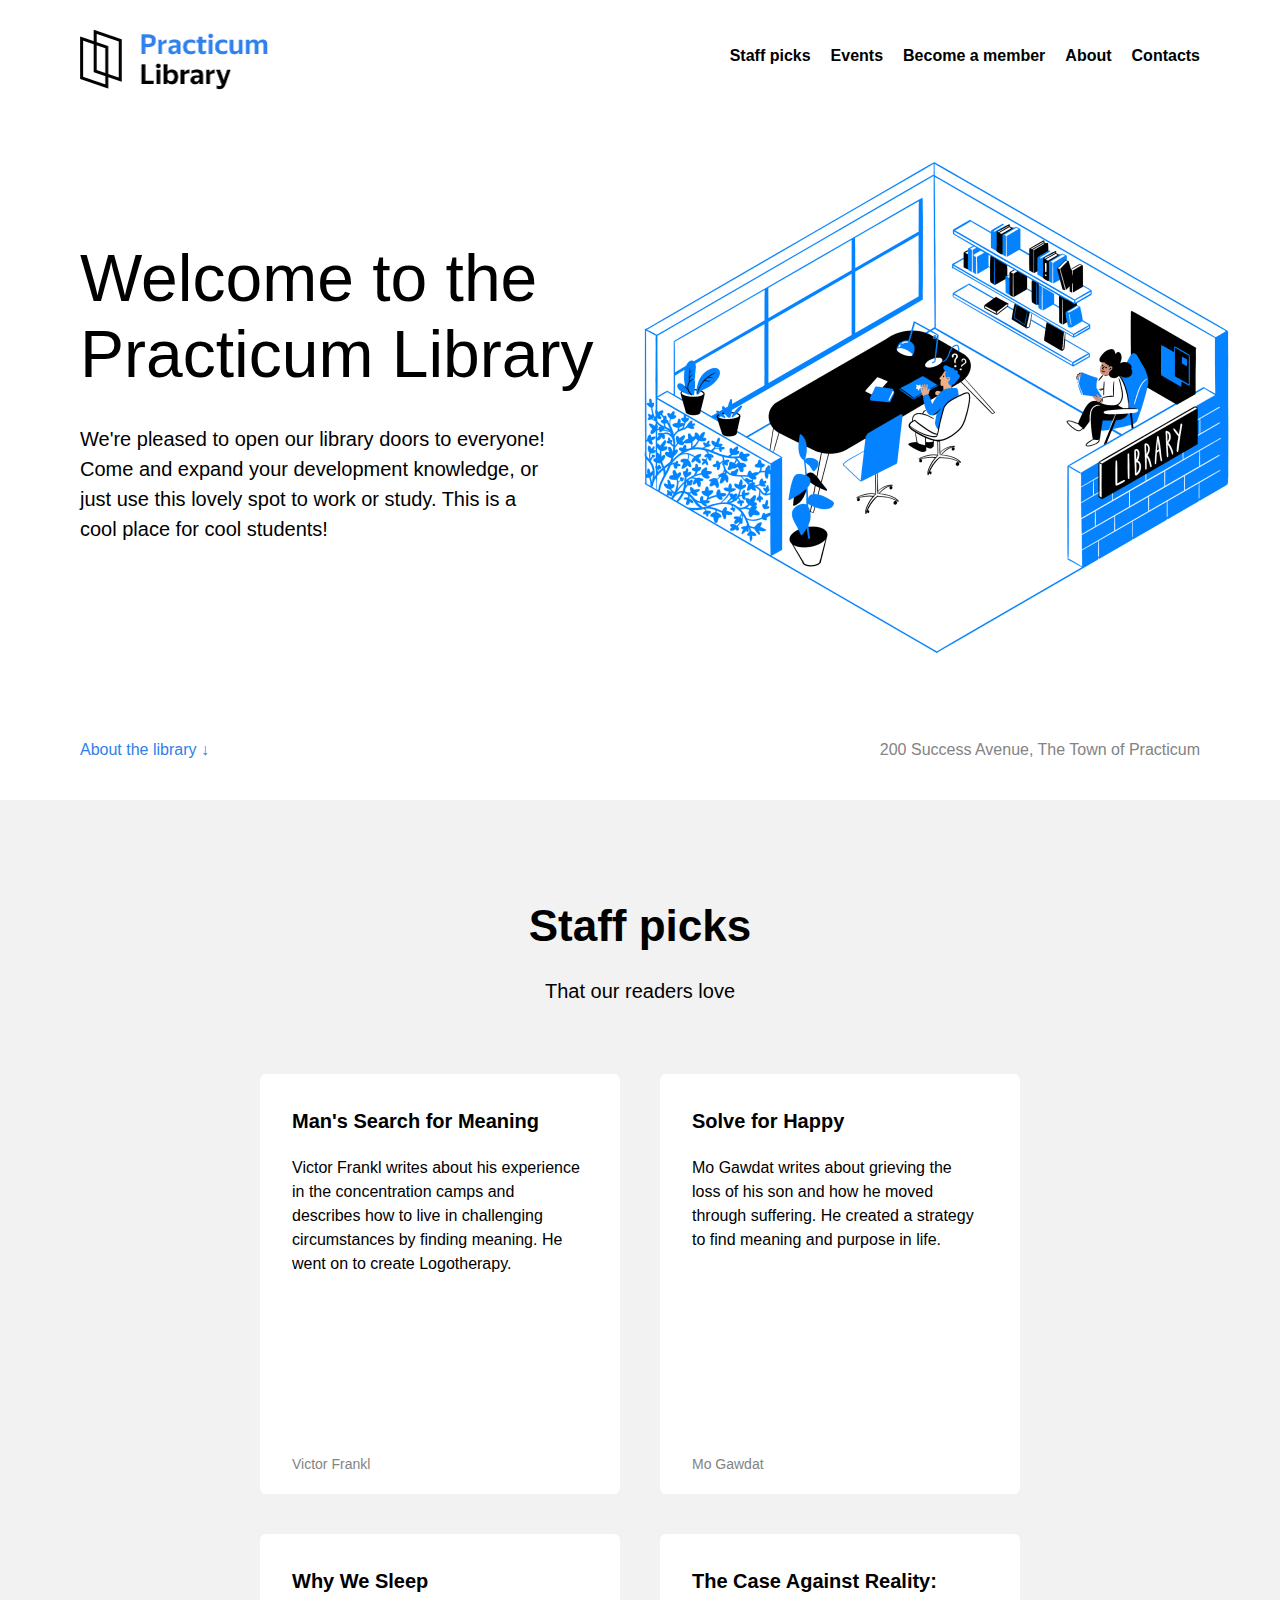
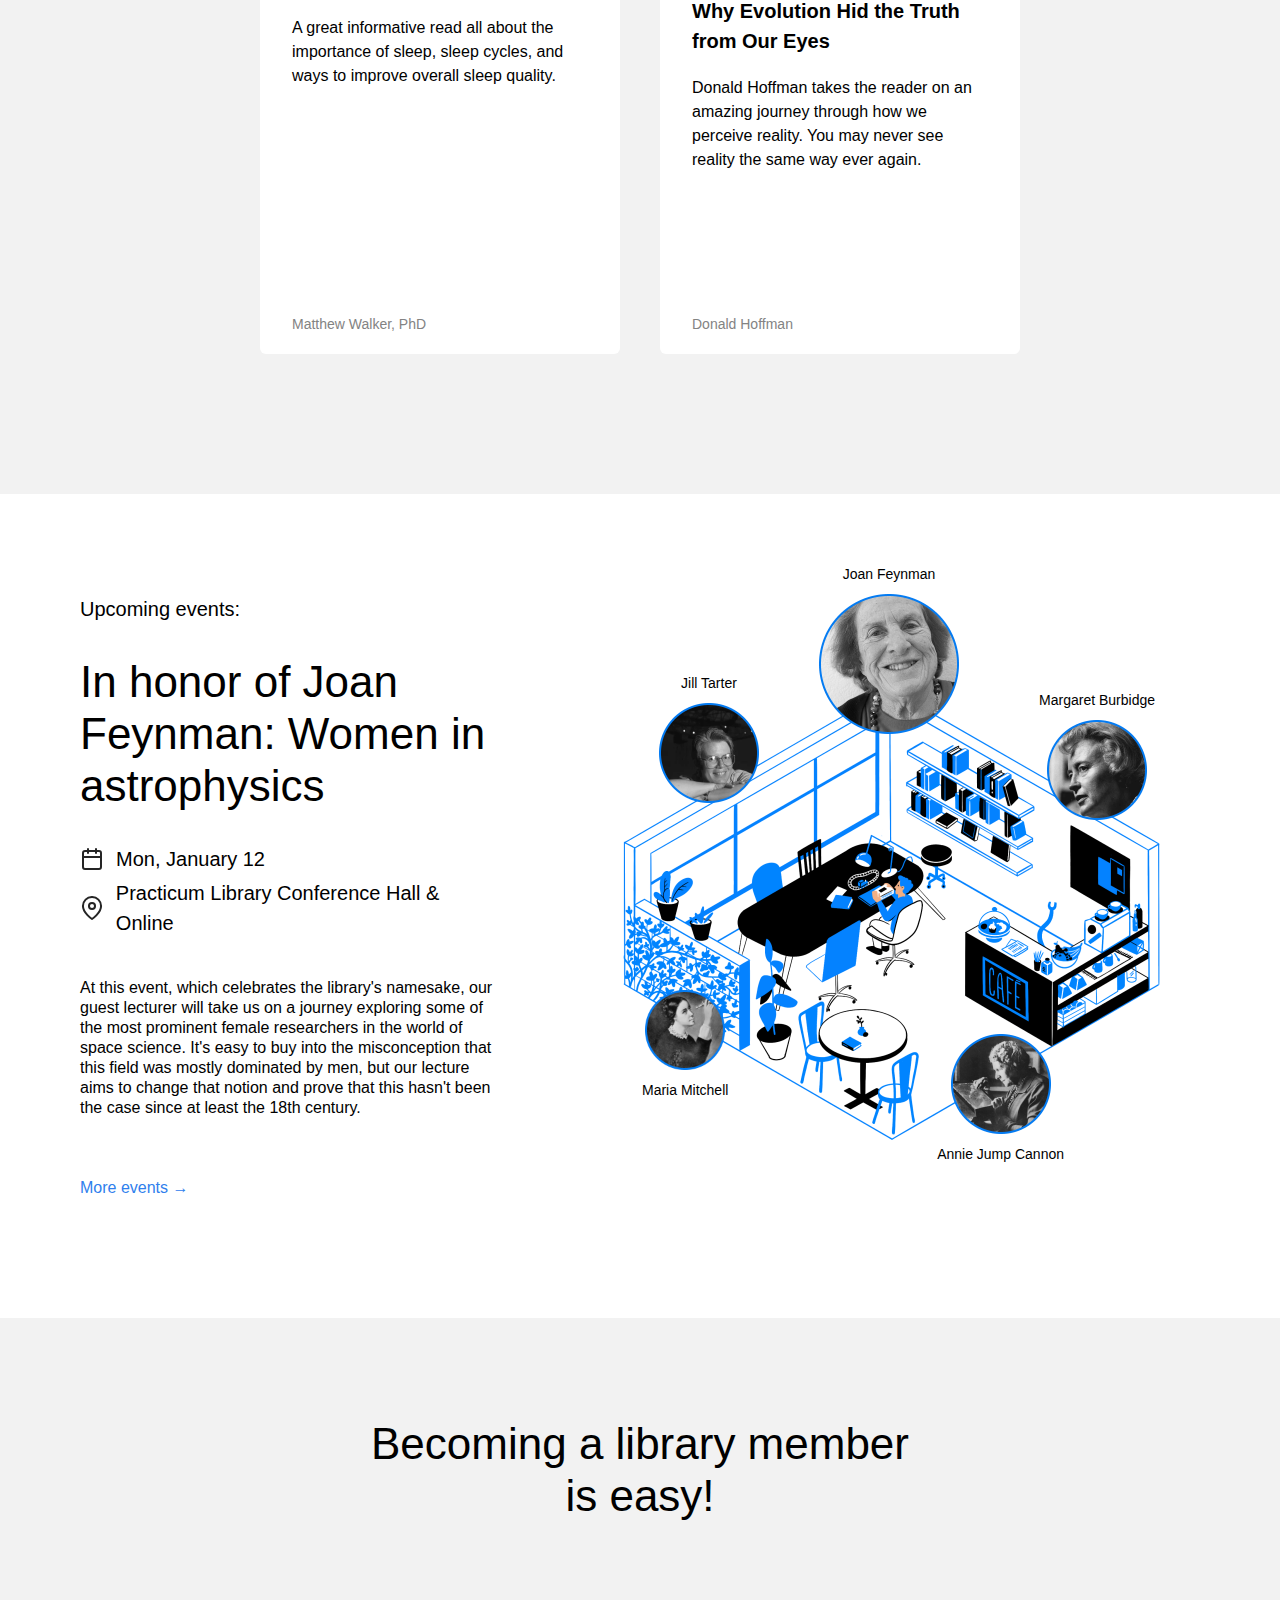
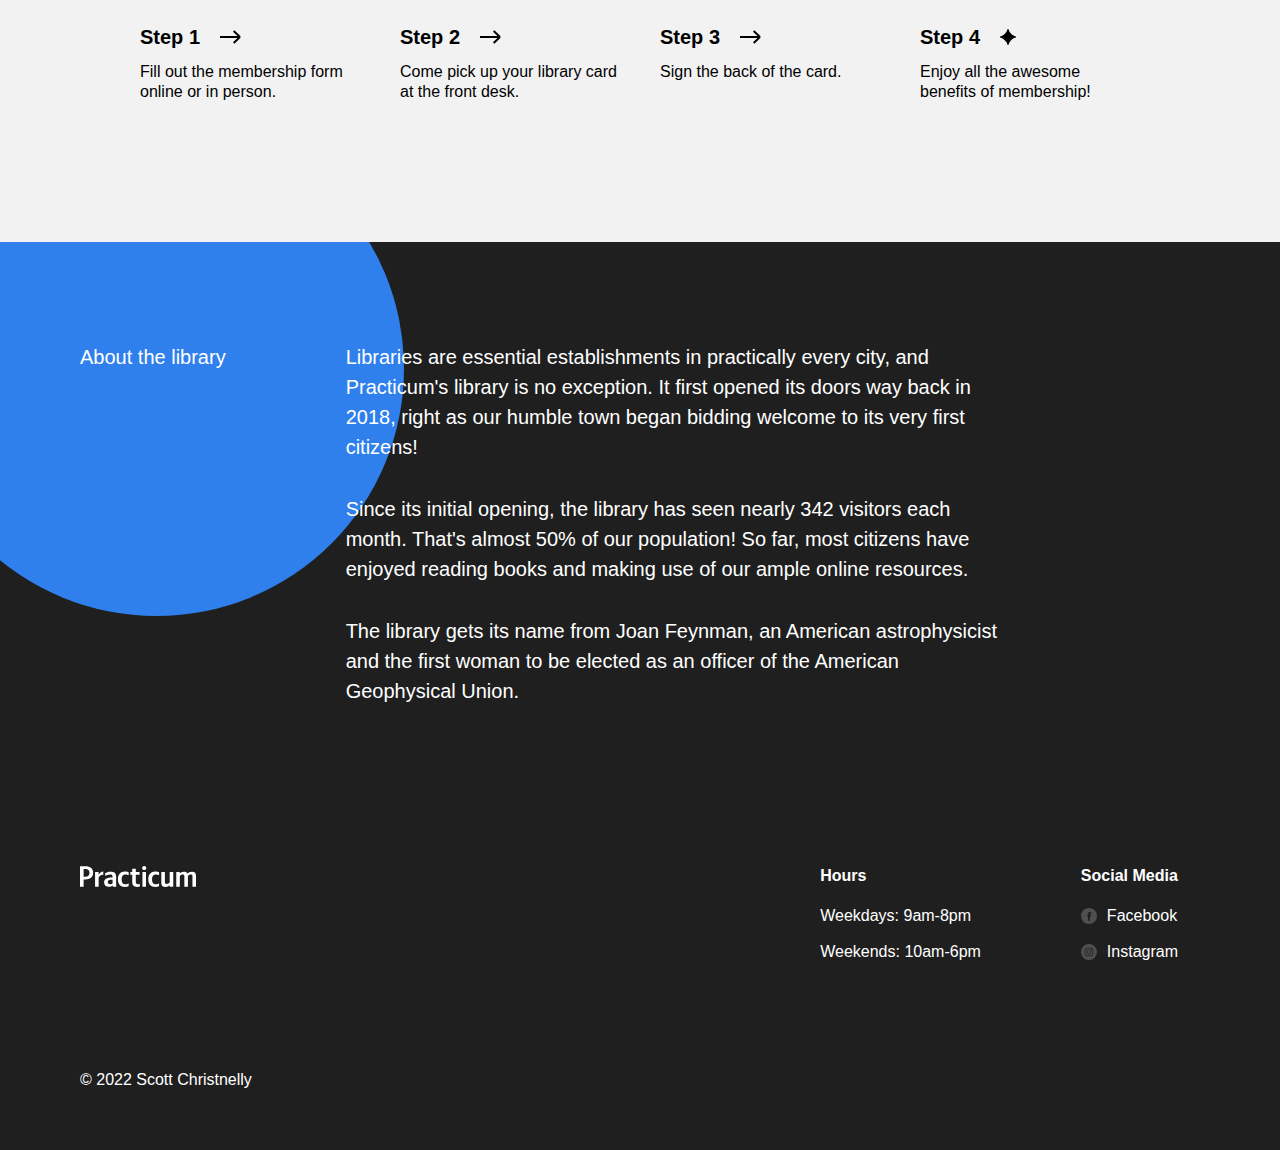
<file: index.html>
<!DOCTYPE html>
<html lang="en">
  <head>
    <meta charset="UTF-8" />
    <meta name="viewport" content="width=device-width, initial-scale=1.0" />
    <title>Practicum Library</title>
    <link rel="stylesheet" href="./styles/normalize.css" />
    <link rel="stylesheet" href="./styles/style.css" />
  </head>

  <body>
    <div class="page">
      <!-- Wrap the entire page content in a new div with the page class. Remember to add the closing tag -->
      <header class="header">
        <nav class="nav">
          <img
            src="./images/logo.png"
            alt="Practicum Library Logo"
            class="logo"
          />
          <!-- Putting navigation links in a list is supposed to be the best practice of writing the semantic code since it allows screen readers to pause between each link instead of reading all the links as a sentence. -->
          <ul class="nav__links">
            <li>
              <a href="#staff-picks" class="nav__link">Staff picks</a>
            </li>
            <li>
              <a href="#events" class="nav__link">Events</a>
            </li>
            <li>
              <a href="#membership" class="nav__link">Become a member</a>
            </li>
            <li>
              <a href="#about" class="nav__link">About</a>
            </li>
            <li>
              <a href="#footer" class="nav__link">Contacts</a>
            </li>
          </ul>
        </nav>
        <h1 class="header__title">Welcome to the Practicum Library</h1>
        <p class="header__description">
          We're pleased to open our library doors to everyone! Come and expand
          your development knowledge, or just use this lovely spot to work or
          study. This is a cool place for cool students!
        </p>
        <img
          src="./images/inside_the_library.png"
          alt="Illustration 'Inside the library'"
          class="header__image"
        />

        <div class="header__footer">
          <a href="#about" class="header__link">About the library &darr;</a>
          <p class="header__address">
            200 Success Avenue, The Town of Practicum
          </p>
        </div>
      </header>

      <main class="content">
        <section id="staff-picks" class="staff">
          <h2 class="staff__title">Staff picks</h2>
          <p class="staff__subtitle">That our readers love</p>
          <!-- The ul tag (unordered list) is used here as it is a collection of cards for which the order doesn't really matter. -->
          <ul class="staff__cards">
            <li class="card">
              <div class="card__content">
                <h3 class="card__title">Man's Search for Meaning</h3>
                <p class="card__text">
                  Victor Frankl writes about his experience in the concentration
                  camps and describes how to live in challenging circumstances
                  by finding meaning. He went on to create Logotherapy.
                </p>
                <p class="card__footer">Victor Frankl</p>
              </div>
            </li>

            <li class="card">
              <div class="card__content">
                <h3 class="card__title">Solve for Happy</h3>
                <p class="card__text">
                  Mo Gawdat writes about grieving the loss of his son and how he
                  moved through suffering. He created a strategy to find meaning
                  and purpose in life.
                </p>
                <p class="card__footer">Mo Gawdat</p>
              </div>
            </li>

            <li class="card">
              <div class="card__content">
                <h3 class="card__title">Why We Sleep</h3>
                <p class="card__text">
                  A great informative read all about the importance of sleep,
                  sleep cycles, and ways to improve overall sleep quality.
                </p>
                <p class="card__footer">Matthew Walker, PhD</p>
              </div>
            </li>

            <li class="card">
              <div class="card__content">
                <h3 class="card__title">
                  The Case Against Reality: Why Evolution Hid the Truth from Our
                  Eyes
                </h3>
                <p class="card__text">
                  Donald Hoffman takes the reader on an amazing journey through
                  how we perceive reality. You may never see reality the same
                  way ever again.
                </p>
                <p class="card__footer">Donald Hoffman</p>
              </div>
            </li>
          </ul>
        </section>

        <section id="events" class="events">
          <div class="events__content">
            <h2 class="events__heading">Upcoming events:</h2>
            <h3 class="events__title">
              In honor of Joan Feynman: Women in astrophysics
            </h3>
            <div class="event-info events__info-section">
              <div class="event-info__item">
                <div
                  class="event-info__icon event-info__icon_type_calendar"
                ></div>
                <p class="event-info__text">Mon, January 12</p>
              </div>
              <div class="event-info__item">
                <div class="event-info__icon event-info__icon_type_pin"></div>
                <p class="event-info__text">
                  Practicum Library Conference Hall & Online
                </p>
              </div>
            </div>
            <p class="events__description">
              At this event, which celebrates the library's namesake, our guest
              lecturer will take us on a journey exploring some of the most
              prominent female researchers in the world of space science. It's
              easy to buy into the misconception that this field was mostly
              dominated by men, but our lecture aims to change that notion and
              prove that this hasn't been the case since at least the 18th
              century.
            </p>
            <a href="#" class="events__more">More events &rarr;</a>
          </div>
          <div class="events__cover">
            <img src="images/cafe.png" alt="cafe" class="events__image" />
            <div class="person person_name_feynman">
              <p class="person__caption">Joan Feynman</p>
              <img
                src="images/person_feynman.png"
                alt="Joan Feynman image"
                class="person__image person__image_size_l"
              />
            </div>
            <div class="person person_name_burbidge">
              <p class="person__caption">Margaret Burbidge</p>
              <img
                src="images/person_burbidge.png"
                alt="Margaret Burbidge image"
                class="person__image person__image_size_m"
              />
            </div>
            <div class="person person_name_cannon">
              <img
                src="images/person_cannon.png"
                alt="Annie Jump Cannon image"
                class="person__image person__image_size_m"
              />
              <p class="person__caption">Annie Jump Cannon</p>
            </div>
            <div class="person person_name_mitchell">
              <img
                src="images/person_mitchell.png"
                alt="Maria Mitchell image"
                class="person__image person__image_size_s"
              />
              <p class="person__caption">Maria Mitchell</p>
            </div>
            <div class="person person_name_tarter">
              <p class="person__caption">Jill Tarter</p>
              <img
                src="images/person_tarter.png"
                alt="Jill Tarter image"
                class="person__image person__image_size_m"
              />
            </div>
          </div>

          <!-- Start creating the composition here -->
        </section>

        <section id="membership" class="membership">
          <h2 class="membership__title">Becoming a library member is easy!</h2>
          <ul class="membership__steps">
            <li class="step">
              <h3 class="step__title">
                Step 1
                <img
                  src="./images/icon_step_forward.svg"
                  alt="icon forward"
                  class="step__icon"
                />
              </h3>
              <p class="step__description">
                Fill out the membership form online or in person.
              </p>
            </li>
            <li class="step">
              <h3 class="step__title">
                Step 2
                <img
                  src="./images/icon_step_forward.svg"
                  alt="icon forward"
                  class="step__icon"
                />
              </h3>
              <p class="step__description">
                Come pick up your library card at the front desk.
              </p>
            </li>
            <li class="step">
              <h3 class="step__title">
                Step 3
                <img
                  src="./images/icon_step_forward.svg"
                  alt="icon forward"
                  class="step__icon"
                />
              </h3>
              <p class="step__description">Sign the back of the card.</p>
            </li>
            <li class="step">
              <h3 class="step__title">
                Step 4
                <img
                  src="./images/icon_step_finish.svg"
                  alt="icon finish"
                  class="step__icon"
                />
              </h3>
              <p class="step__description">
                Enjoy all the awesome benefits of membership!
              </p>
            </li>
          </ul>
        </section>
        <section id="about" class="about">
          <h2 class="about__title">About the library</h2>
          <div class="about__content">
            <p class="about__paragraph">
              Libraries are essential establishments in practically every city,
              and Practicum's library is no exception. It first opened its doors
              way back in 2018, right as our humble town began bidding welcome
              to its very first citizens!
            </p>
            <p class="about__paragraph">
              Since its initial opening, the library has seen nearly 342
              visitors each month. That's almost 50% of our population! So far,
              most citizens have enjoyed reading books and making use of our
              ample online resources.
            </p>
            <p class="about__paragraph">
              The library gets its name from Joan Feynman, an American
              astrophysicist and the first woman to be elected as an officer of
              the American Geophysical Union.
            </p>
          </div>
          <div class="about__circle"></div>
        </section>
      </main>
      <footer id="footer" class="footer">
        <div class="footer__columns">
          <div class="footer__column">
            <img
              src="./images/logo_practicum.svg"
              alt="logo"
              class="footer__logo"
            />
          </div>
          <div class="footer__column footer__column_content_hours">
            <h2 class="footer__column-heading">Hours</h2>
            <ul class="footer__list">
              <li class="footer__list-item">Weekdays: 9am-8pm</li>
              <li class="footer__list-item">Weekends: 10am-6pm</li>
            </ul>
          </div>
          <div class="footer__column footer__column_content_social">
            <h2 class="footer__column-heading">Social Media</h2>
            <ul class="footer__list">
              <li class="footer__list-item">
                <a class="footer__column-link" href="#"
                  ><img
                    class="footer__social-icon"
                    src="images/facebook_white.svg"
                    alt="Facebook Logo"
                  />Facebook</a
                >
              </li>

              <li class="footer__list-item">
                <a class="footer__column-link" href="#"
                  ><img
                    class="footer__social-icon"
                    src="images/instagram_white.svg"
                    alt="Instagram logo"
                  />Instagram
                </a>
              </li>
            </ul>
          </div>
        </div>

        <p class="footer__copyright">© 2022 Scott Christnelly</p>

        <!-- The time to mark up the footer has come, you can do it 💪 -->
      </footer>
    </div>
  </body>
</html>
</file>
<file: styles/style.css>
.page {
  /* Add your class here */

  min-width: 1100px;
  max-width: 1600px;
  margin: 0 auto;
  font-family: "Helvetica Neue", "Arial", sans-serif;
  font-size: 16px;
  line-height: 20px;
}

.header {
  height: 100vh;
  min-height: 720px;
  max-height: 800px;
  padding-top: 30px;
  padding-left: 80px;
  padding-right: 80px;
  position: relative;
  box-sizing: border-box;
}

.nav {
  display: flex;
  justify-content: space-between;
  align-items: center; /* Add flex properties here */
}

.logo {
  width: 196px;
  height: 60px;
}

.nav__links {
  list-style: none;
  padding-left: 0;
  margin-top: 8px;
  display: flex;
  align-items: center;
  column-gap: 20px;
}

.nav__link {
  color: #000000;
  text-decoration: none;
  font-weight: bold;
}
.nav__link:hover {
  color: #1f69c9;
}

/* Add the hover state styles for .nav__link here */

.header__title {
  font-size: 66px;
  line-height: 76px;
  font-weight: 500;
  margin: 150px 0 0;
  max-width: 544px;
}

.header__description {
  font-size: 20px;
  line-height: 30px;
  margin: 32px 0 0;
  max-width: 465px;
}

.header__image {
  position: absolute;
  top: 135px;
  right: 20px; /* Write styles here */
  z-index: 1;
  max-width: 636px;
}

.header__footer {
  position: absolute;
  left: 0;
  bottom: 40px;
  width: 100%;
  display: flex;
  align-items: center;
  padding: 40px 80px 0;
  justify-content: space-between;
  box-sizing: border-box;
}

.header__link {
  color: #2f80ed;
  text-decoration: none;
}
.header__link:hover {
  color: #1f69c9;
}
/* Add the hover state styles for .header__link here */

.header__address {
  margin: 0;
  color: #838383;
}

.staff {
  padding-top: 100px;
  padding-bottom: 140px;
  background-color: #f2f2f2;
}

.staff__title {
  text-align: center;
  font-size: 44px;
  line-height: 52px;
  margin: 0 0 24px;
}

.staff__subtitle {
  text-align: center;
  font-size: 20px;
  line-height: 30px;
  font-weight: 400;
  margin: 24px 0 0;
  padding-bottom: 68px;
}

.staff__cards {
  max-width: 760px;
  margin: 0 auto;
  display: flex;
  flex-wrap: wrap;
  justify-content: center;
  gap: 40px;
  list-style: none;
  padding: 0;
  /* Add the CSS rule for your new class here. Make sure to place it before .card: parents should precede their children */
}
.card {
  background-color: #fff;
  border-radius: 6px;
  padding: 32px 40px 20px 32px;
  box-sizing: border-box;
  width: 360px;
  height: 420px;
}

.card__content {
  width: 100%;
  height: 100%;
  display: flex;
  flex-direction: column;
}

.card__title {
  font-size: 20px;
  line-height: 30px;
  font-weight: 700;
  margin: 0;
}

.card__text {
  margin: 20px 0 0;
  font-size: 16px;
  line-height: 24px;
}

.card__footer {
  margin: 0;
  font-size: 14px;
  line-height: 20px;
  color: #838383;
  /* Auto margins applied on a flex item automatically extend specified margin to occupy the extra space in the flex container */
  /* In our case, this pushes the element down to the bottom */
  margin-top: auto;
}

.events {
  padding: 100px 0 120px 80px;
  display: flex;
  align-items: start;
  justify-content: space-between;
  box-sizing: border-box;
}

.events__content {
  flex-basis: 580px;
}

.events__heading {
  font-size: 20px;
  font-weight: 500;
  line-height: 30px;
  margin: 0;
}

.events__title {
  font-size: 44px;
  font-weight: 500;
  line-height: 52px;
  margin: 32px 0;
}

.events__info-section {
  margin-top: 32px;
}

.event-info__item {
  display: flex;
  align-items: center;
  margin-bottom: 4px;
  font-weight: 500;
}

.event-info__icon {
  background-repeat: no-repeat;
  background-position: center;
  margin-right: 12px;
  width: 24px;
  height: 24px;
}

.event-info__icon_type_calendar {
  background-image: url(../images/icon_calendar.svg);
}

.event-info__icon_type_pin {
  background-image: url(../images/icon_pin.svg);
}

.event-info__text {
  font-size: 20px;
  font-weight: 500;
  line-height: 30px;
  margin: 0;
}

.events__description {
  margin: 40px 0 60px;
}

.events__more {
  margin-top: 60px;
  color: #2f80ed;
  text-decoration: none;
}
.events__more:hover {
  color: #1f69c9;
}
/* Add the hover state styles for .events__more here */

.events__cover {
  flex-grow: 1;
  flex-shrink: 0;
  flex-basis: 780px;
  max-width: 780px;
  position: relative;
}

.events__image {
  max-width: 100%;
}

.person {
  position: absolute;
  display: flex;
  align-items: center;
  flex-direction: column;
  gap: 10px;
}

.person_name_feynman {
  left: 319px;
  top: -30px;

  /* Use correct values of top/right/bottom/left properties to position the element */
}

.person_name_burbidge {
  top: 96px;
  right: 125px;
  /* Use correct values of top/right/bottom/left properties to position the element */
}

.person_name_cannon {
  right: 216px;
  bottom: 18px;
  /* Use correct values of top/right/bottom/left properties to position the element */
}

.person_name_mitchell {
  left: 142px;
  bottom: 82px;

  /* Use correct values of top/right/bottom/left properties to position the element */
}

.person_name_tarter {
  top: 79px;
  left: 159px;

  /* Use correct values of top/right/bottom/left properties to position the element */
}

.person__image {
  max-width: 100%;
}

.person__image_size_l {
  width: 140px;
}

.person__image_size_m {
  width: 100px;
}

.person__image_size_s {
  width: 80px;
}

.person__caption {
  text-align: center;
  font-size: 14px;
  margin: 0;
}

.membership {
  padding-top: 100px;
  padding-bottom: 140px;
  background-color: #f2f2f2;
}

.membership__title {
  max-width: 574px;
  margin: 0 auto;
  text-align: center;
  font-size: 44px;
  font-weight: 500;
  line-height: 52px;
}

.membership__steps {
  list-style-type: none;
  padding: 0;
  margin: 100px 0 0;
  display: flex;
  justify-content: center;
  gap: 40px;
  /* Add styles */
}

.step {
  flex-basis: 220px;
  /* Add styles */
}

.step__title {
  margin: 0;
  font-size: 20px;
  line-height: 30px;
  font-weight: 700;
  display: flex;
  align-items: center;
}

.step__icon {
  margin-left: 20px;
}

.step__description {
  margin: 10px 0 0;
}

.about {
  padding: 100px 80px;
  background-color: #1f1f1f;
  color: #fff;
  overflow: hidden;
  position: relative;
  box-sizing: border-box;

  display: flex;
  column-gap: 120px;
}

.about__title {
  margin: 0;
  font-size: 20px;
  line-height: 30px;
  font-weight: 500;
  z-index: 1;
  max-width: 154px;
}

.about__content {
  font-size: 20px;
  line-height: 30px;
  font-weight: 400;
  max-width: 660px;

  z-index: 2;
}

.about__paragraph {
  margin: 0;
  padding-bottom: 32px;
}
.about__paragraph:last-child {
  padding-bottom: 0;
}

.about__circle {
  background-color: #2f80ed;
  width: 495px;
  height: 495px;
  border-radius: 50%;
  position: absolute;
  top: -121px;
  left: -91px;
  z-index: 0;
}

.footer {
  box-sizing: border-box;
  background-color: #1f1f1f;
  color: white;
  padding: 60px 102px 60px 80px;
  min-height: 224px;
}

.footer__columns {
  display: flex;
}

.footer__column_content_hours {
  margin-left: auto;
}

.footer__column_content_social {
  margin-left: 100px;
}

.footer__logo {
  width: 116px;
  height: 21px;
}

.footer__list {
  /* The code below removes the default browser styles for lists */
  list-style-type: none;
  padding: 0;
  margin: 0;
}

.footer__list-item {
  margin-bottom: 16px;
}
.footer__list-item:last-of-type {
  margin-bottom: 0;
}
.footer__column-heading {
  margin: 0 0 20px;
  font-size: 16px;
}

.footer__column-link {
  color: white;
  font-size: 16px;
  line-height: 20px;
  text-decoration: none;
  display: flex;
  align-items: center;
}
.footer__column-link:hover {
  color: #c1c1c1;
}
.footer__social-icon {
  width: 16px;
  height: 16px;
  margin-right: 10px;
}

.footer__copyright {
  margin: 108px 0 0;
}
</file>
